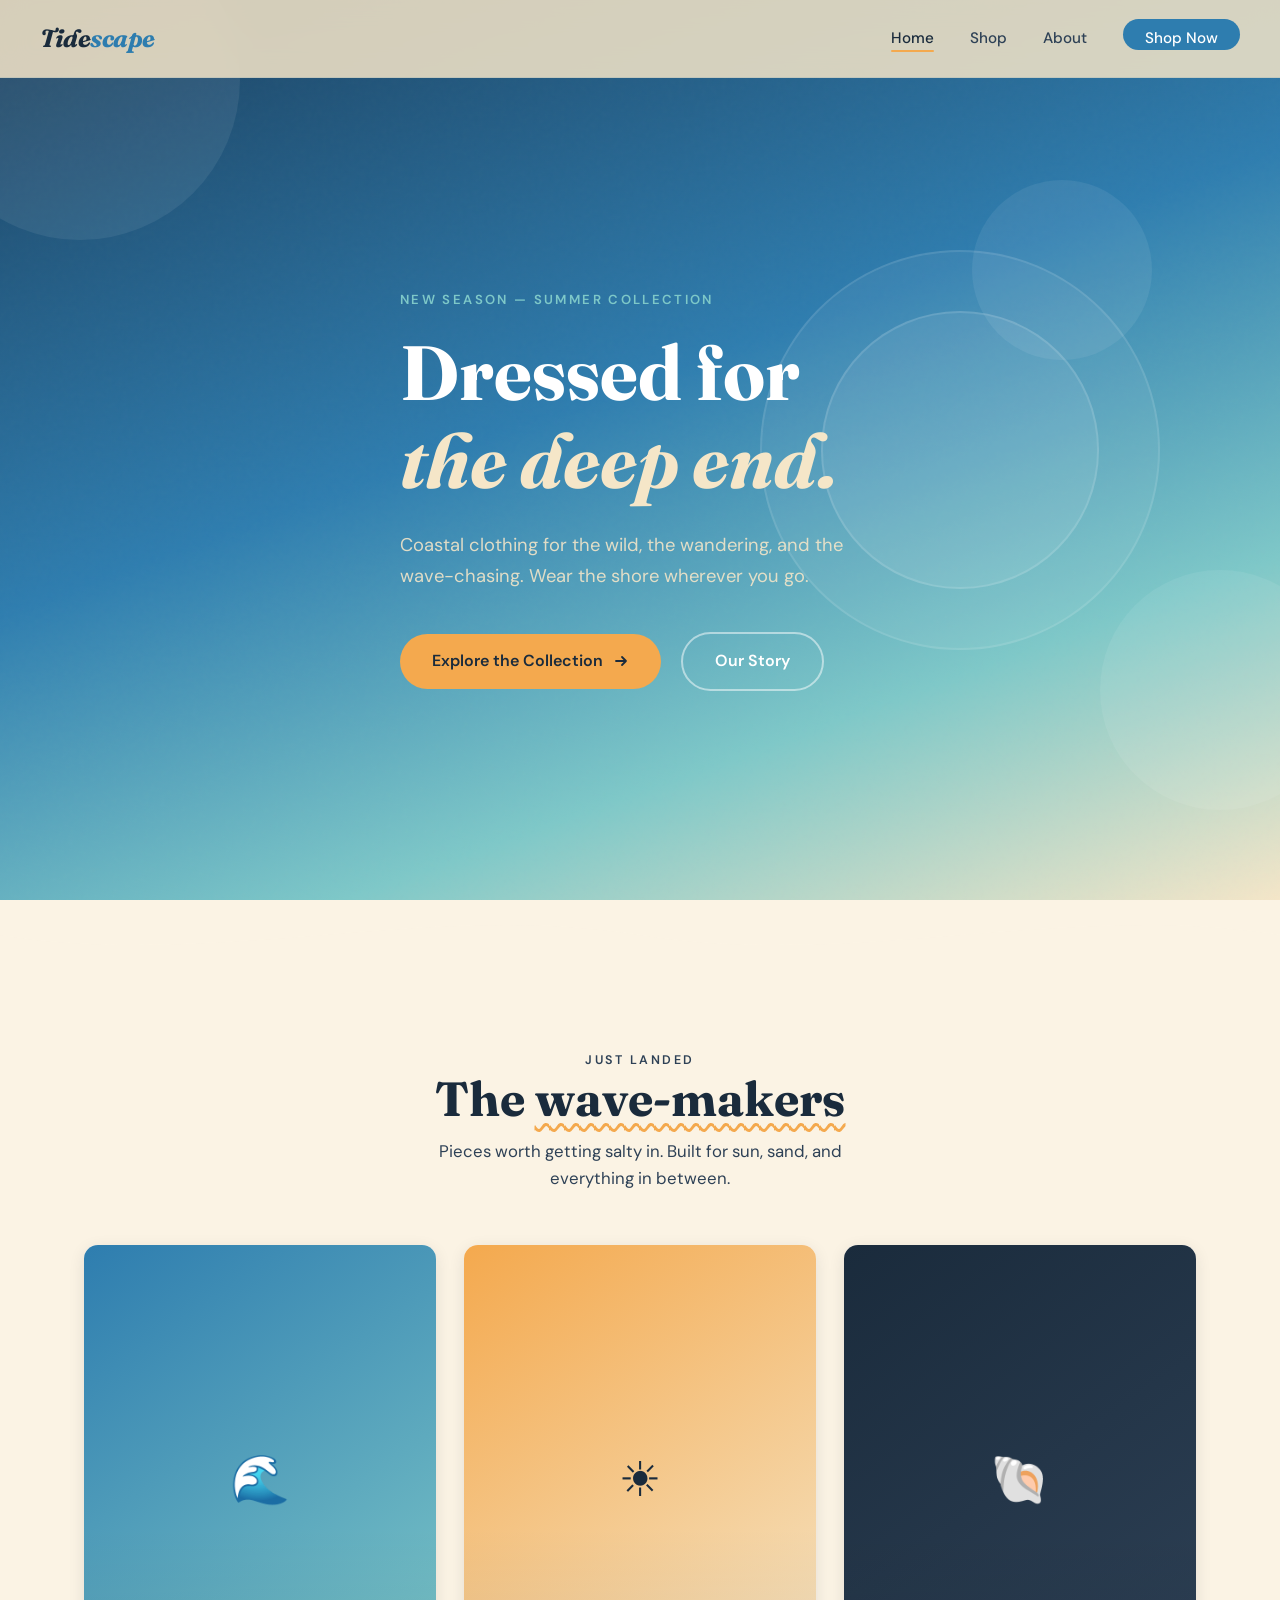
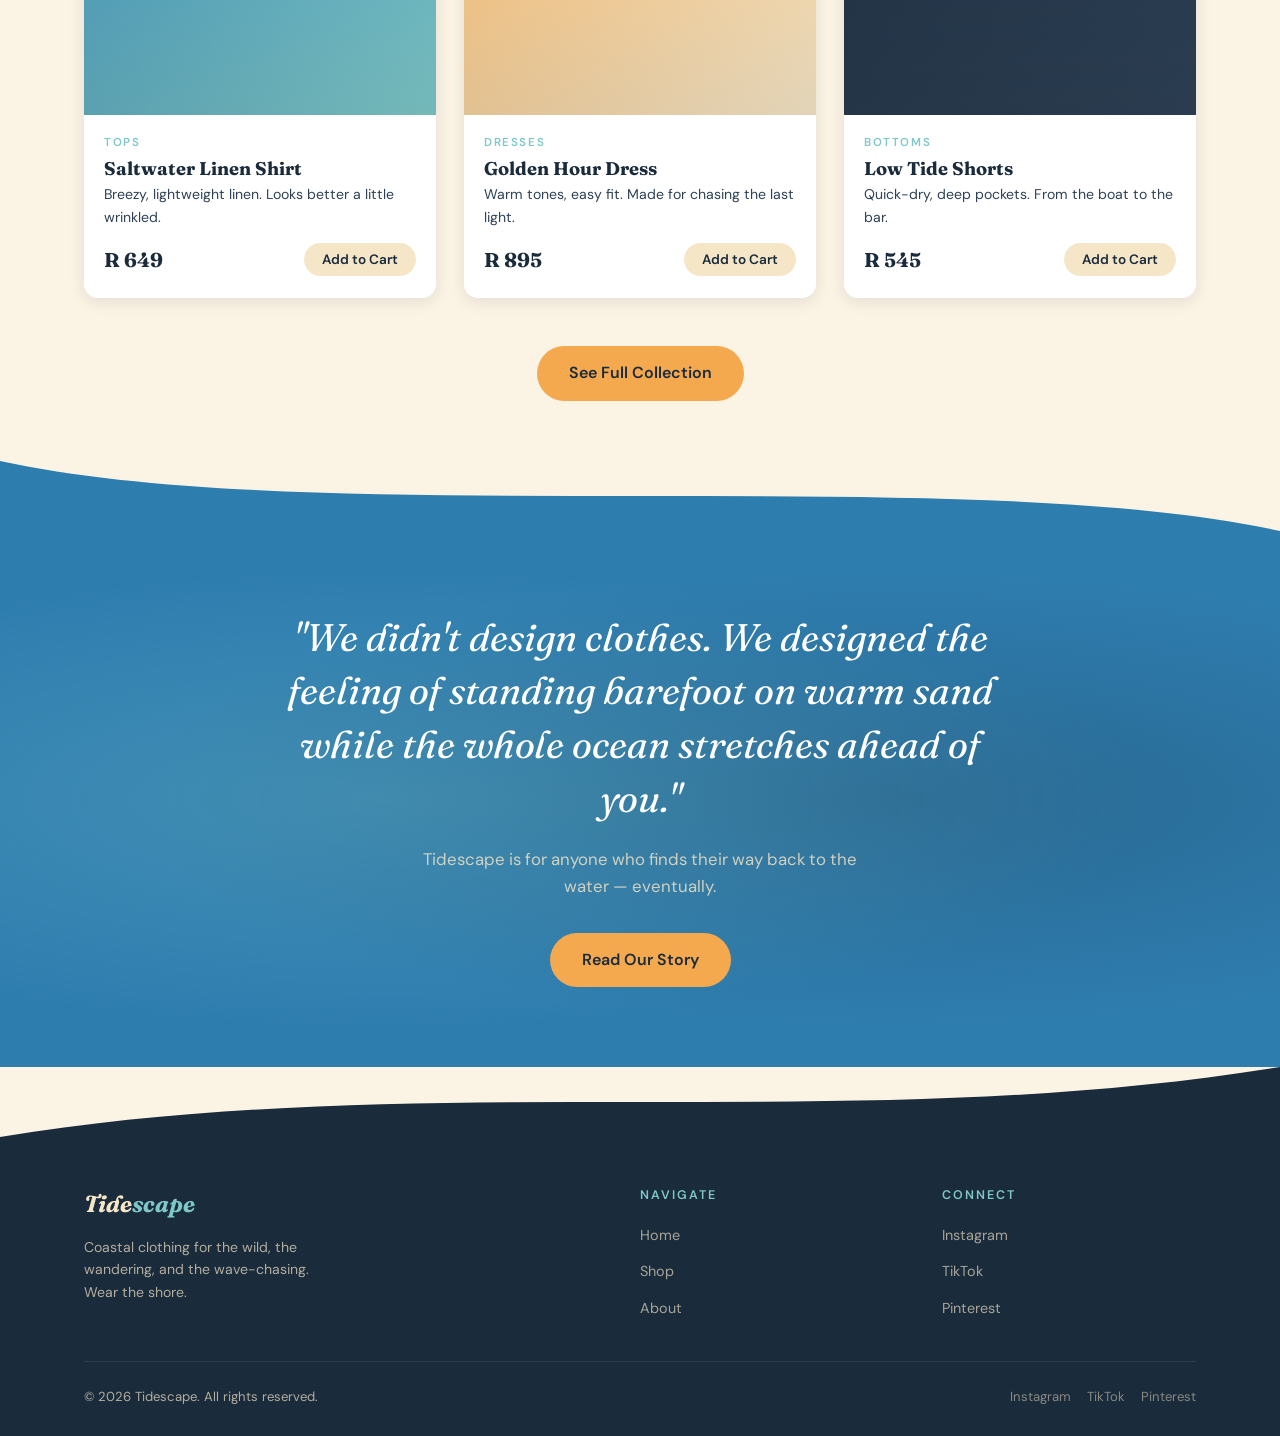
<file: index.html>
<!DOCTYPE html>
<html lang="en">
<head>
  <meta charset="UTF-8">
  <meta name="viewport" content="width=device-width, initial-scale=1.0">
  <title>Tidescape — Wear the Shore</title>
  <meta name="description" content="Tidescape is a coastal clothing brand for the wild, the wandering, and the wave-chasing. Wear the shore.">
  <link rel="preconnect" href="https://fonts.googleapis.com">
  <link rel="preconnect" href="https://fonts.gstatic.com" crossorigin>
  <link href="https://fonts.googleapis.com/css2?family=Fraunces:ital,opsz,wght@0,9..144,300;0,9..144,700;1,9..144,400&family=DM+Sans:wght@400;500;600&display=swap" rel="stylesheet">
  <link rel="stylesheet" href="css/style.css">
</head>
<body>

  <!-- ── NAVIGATION ── -->
  <nav class="nav">
    <a class="nav-logo" href="index.html">Tide<span>scape</span></a>
    <ul class="nav-links">
      <li><a href="index.html" class="active">Home</a></li>
      <li><a href="shop.html">Shop</a></li>
      <li><a href="about.html">About</a></li>
      <li><a href="shop.html" class="nav-cta">Shop Now</a></li>
    </ul>
    <button class="hamburger" id="hamburger" aria-label="Toggle menu">
      <span></span><span></span><span></span>
    </button>
  </nav>

  <!-- Mobile Menu -->
  <nav class="mobile-menu" id="mobile-menu">
    <a href="index.html">Home</a>
    <a href="shop.html">Shop</a>
    <a href="about.html">About</a>
  </nav>

  <main>

    <!-- ── HERO ── -->
    <section class="hero">
      <div class="hero-noise"></div>
      <div class="hero-bubbles">
        <div class="bubble"></div>
        <div class="bubble"></div>
        <div class="bubble"></div>
      </div>
      <div class="hero-content container">
        <p class="hero-eyebrow">New Season — Summer Collection</p>
        <h1>Dressed for<br><em>the deep end.</em></h1>
        <p class="hero-sub">
          Coastal clothing for the wild, the wandering, and the wave-chasing.
          Wear the shore wherever you go.
        </p>
        <div>
          <a href="shop.html" class="btn btn-primary">
            Explore the Collection
            <svg width="16" height="16" viewBox="0 0 16 16" fill="none"><path d="M3 8h10M9 4l4 4-4 4" stroke="currentColor" stroke-width="1.8" stroke-linecap="round" stroke-linejoin="round"/></svg>
          </a>
          <a href="about.html" class="btn btn-outline">Our Story</a>
        </div>
      </div>
      <div class="hero-deco">
        <div class="hero-deco-ring">
          <div class="hero-deco-ring-inner"></div>
        </div>
      </div>
    </section>

    <!-- Wave → sandy section -->
    <div class="wave-divider">
      <svg viewBox="0 0 1440 70" preserveAspectRatio="none" xmlns="http://www.w3.org/2000/svg" style="width:100%;height:70px;">
        <path d="M0,35 C240,70 480,0 720,35 C960,70 1200,0 1440,35 L1440,70 L0,70 Z" fill="#FBF3E4"/>
      </svg>
    </div>

    <!-- ── FEATURED PRODUCTS ── -->
    <section class="featured">
      <div class="container">
        <div class="section-header">
          <p class="section-eyebrow">Just Landed</p>
          <h2>The <span class="squiggle">wave-makers</span></h2>
          <p>Pieces worth getting salty in. Built for sun, sand, and everything in between.</p>
        </div>
        <div class="product-grid">

          <div class="product-card">
            <div class="product-img-placeholder" style="background: linear-gradient(145deg, #2E7DAF, #7EC8C8);">
              🌊
            </div>
            <div class="product-body">
              <p class="product-tag">Tops</p>
              <h3 class="product-name">Saltwater Linen Shirt</h3>
              <p class="product-desc">Breezy, lightweight linen. Looks better a little wrinkled.</p>
              <div class="product-footer">
                <span class="product-price">R 649</span>
                <button class="btn-cart">Add to Cart</button>
              </div>
            </div>
          </div>

          <div class="product-card">
            <div class="product-img-placeholder" style="background: linear-gradient(145deg, #F4A94E, #F5E6C8);">
              ☀️
            </div>
            <div class="product-body">
              <p class="product-tag">Dresses</p>
              <h3 class="product-name">Golden Hour Dress</h3>
              <p class="product-desc">Warm tones, easy fit. Made for chasing the last light.</p>
              <div class="product-footer">
                <span class="product-price">R 895</span>
                <button class="btn-cart">Add to Cart</button>
              </div>
            </div>
          </div>

          <div class="product-card">
            <div class="product-img-placeholder" style="background: linear-gradient(145deg, #1A2B3C, #2E4156);">
              🐚
            </div>
            <div class="product-body">
              <p class="product-tag">Bottoms</p>
              <h3 class="product-name">Low Tide Shorts</h3>
              <p class="product-desc">Quick-dry, deep pockets. From the boat to the bar.</p>
              <div class="product-footer">
                <span class="product-price">R 545</span>
                <button class="btn-cart">Add to Cart</button>
              </div>
            </div>
          </div>

        </div>
        <div class="view-all-wrap">
          <a href="shop.html" class="btn btn-primary">See Full Collection</a>
        </div>
      </div>
    </section>

    <!-- Wave → ocean section -->
    <div class="wave-divider">
      <svg viewBox="0 0 1440 70" preserveAspectRatio="none" xmlns="http://www.w3.org/2000/svg" style="width:100%;height:70px;">
        <path d="M0,0 C360,70 1080,0 1440,70 L1440,70 L0,70 Z" fill="#2E7DAF"/>
      </svg>
    </div>

    <!-- ── BRAND BLURB ── -->
    <section class="brand-blurb">
      <div class="brand-blurb-bg"></div>
      <div class="container">
        <blockquote>
          "We didn't design clothes. We designed the feeling of standing barefoot on warm sand while the whole ocean stretches ahead of you."
        </blockquote>
        <p>Tidescape is for anyone who finds their way back to the water — eventually.</p>
        <a href="about.html" class="btn btn-primary">Read Our Story</a>
      </div>
    </section>

    <!-- Wave → footer -->
    <div class="wave-divider">
      <svg viewBox="0 0 1440 70" preserveAspectRatio="none" xmlns="http://www.w3.org/2000/svg" style="width:100%;height:70px;">
        <path d="M0,70 C480,0 960,70 1440,0 L1440,70 L0,70 Z" fill="#1A2B3C"/>
      </svg>
    </div>

  </main>

  <!-- ── FOOTER ── -->
  <footer class="footer">
    <div class="container">
      <div class="footer-grid">
        <div>
          <div class="footer-brand-name">Tide<span>scape</span></div>
          <p class="footer-tagline">Coastal clothing for the wild, the wandering, and the wave-chasing. Wear the shore.</p>
        </div>
        <div class="footer-col">
          <h4>Navigate</h4>
          <ul>
            <li><a href="index.html">Home</a></li>
            <li><a href="shop.html">Shop</a></li>
            <li><a href="about.html">About</a></li>
          </ul>
        </div>
        <div class="footer-col">
          <h4>Connect</h4>
          <ul>
            <li><a href="#">Instagram</a></li>
            <li><a href="#">TikTok</a></li>
            <li><a href="#">Pinterest</a></li>
          </ul>
        </div>
      </div>
      <div class="footer-bottom">
        <span class="footer-copy">&copy; 2026 Tidescape. All rights reserved.</span>
        <div class="social-links">
          <a href="#">Instagram</a>
          <a href="#">TikTok</a>
          <a href="#">Pinterest</a>
        </div>
      </div>
    </div>
  </footer>

  <script src="js/main.js"></script>
</body>
</html>
</file>
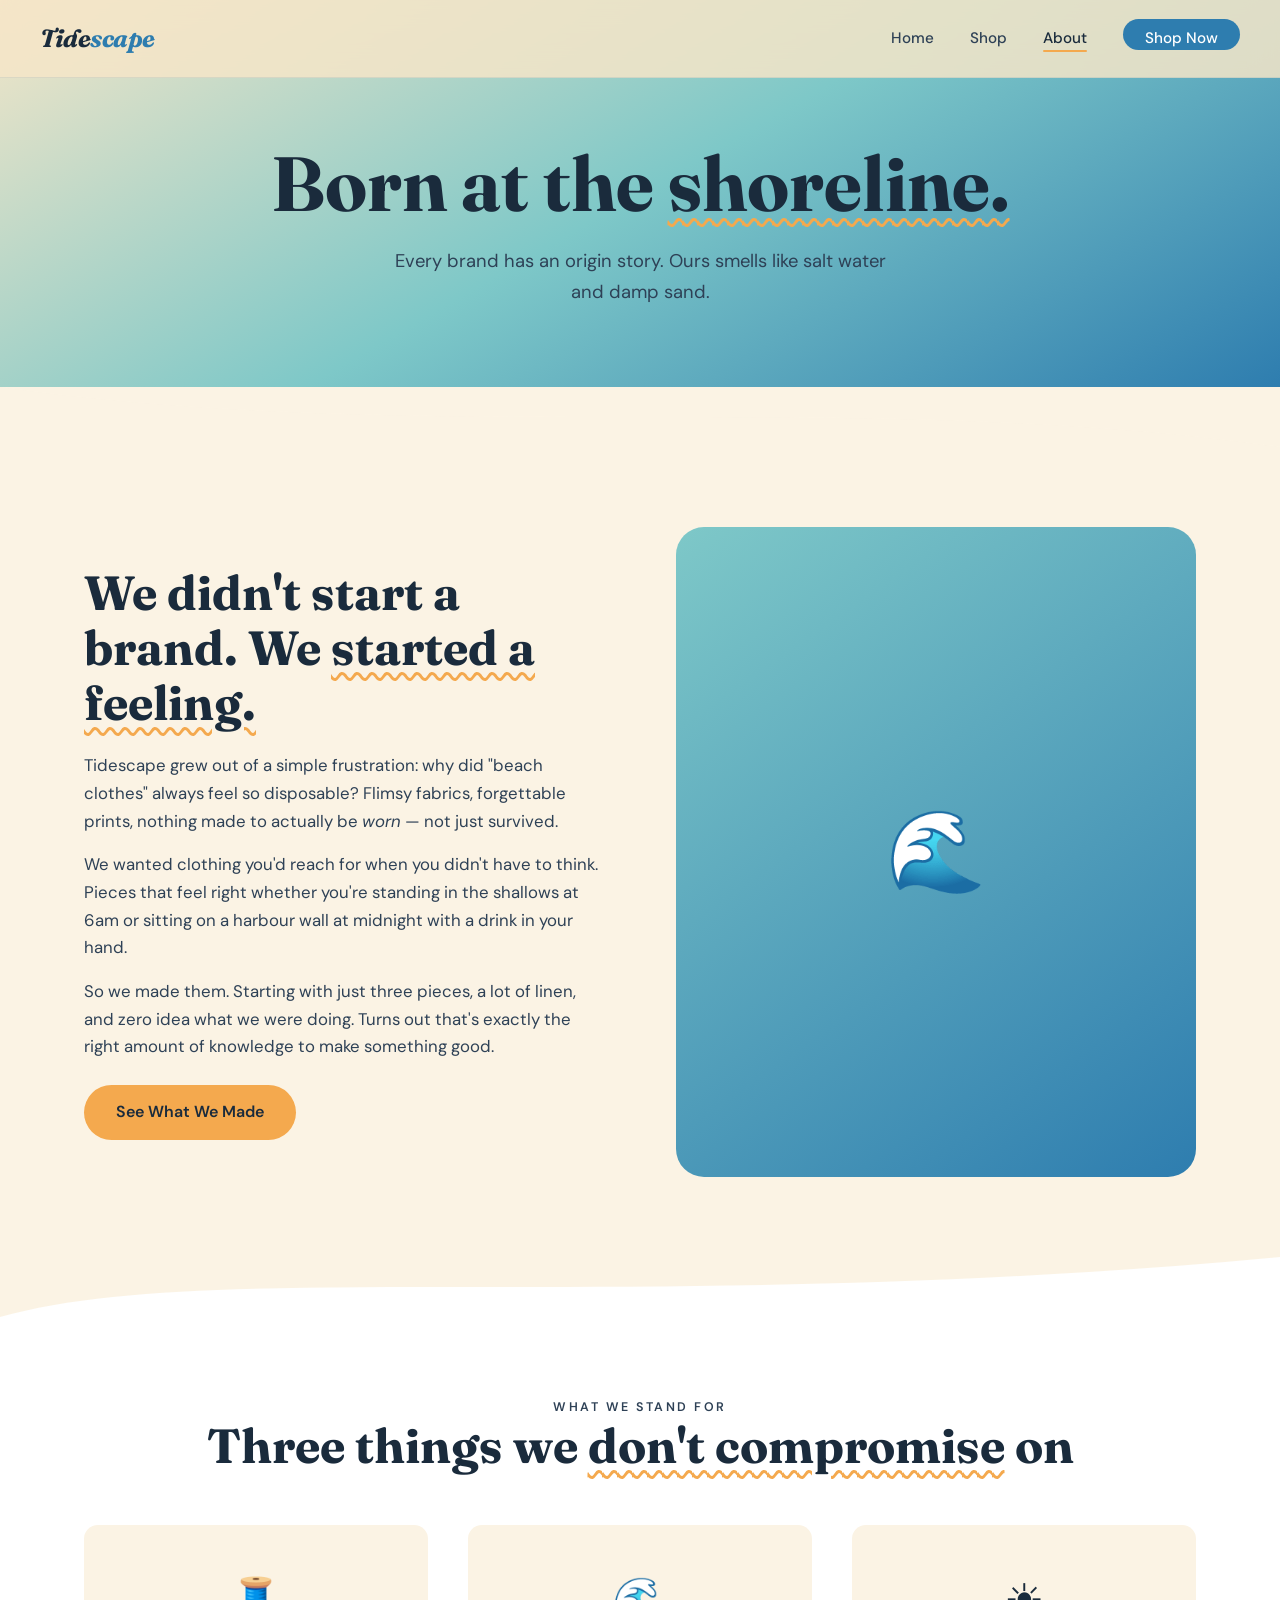
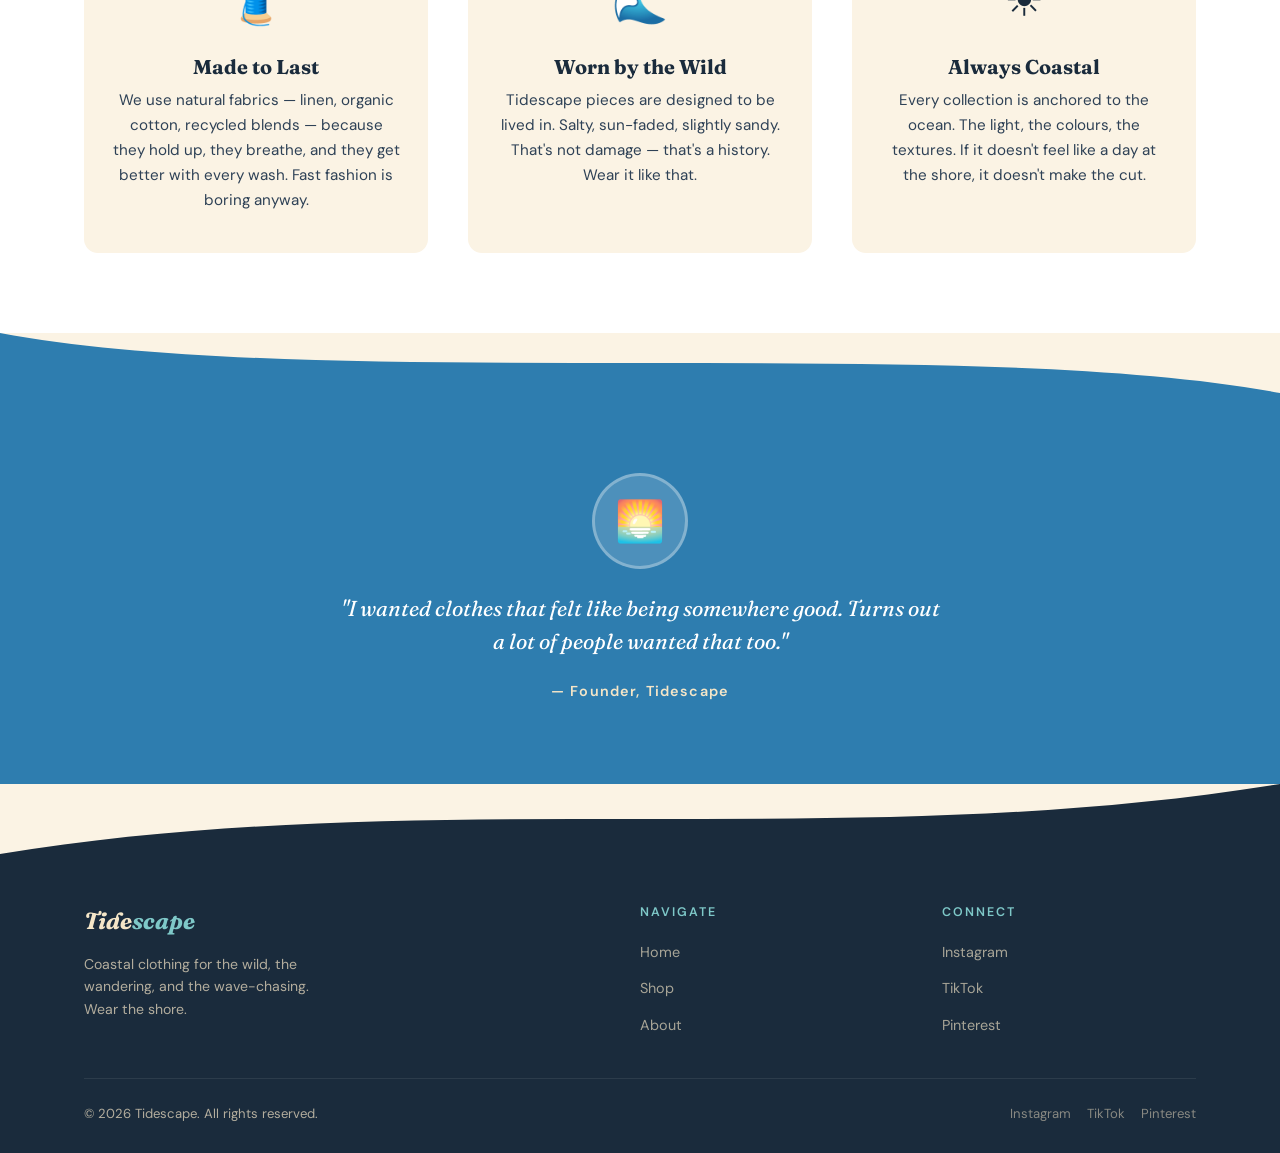
<file: about.html>
<!DOCTYPE html>
<html lang="en">
<head>
  <meta charset="UTF-8">
  <meta name="viewport" content="width=device-width, initial-scale=1.0">
  <title>About — Tidescape</title>
  <meta name="description" content="The Tidescape story — who we are, what we believe, and why the shore keeps calling us back.">
  <link rel="preconnect" href="https://fonts.googleapis.com">
  <link rel="preconnect" href="https://fonts.gstatic.com" crossorigin>
  <link href="https://fonts.googleapis.com/css2?family=Fraunces:ital,opsz,wght@0,9..144,300;0,9..144,700;1,9..144,400&family=DM+Sans:wght@400;500;600&display=swap" rel="stylesheet">
  <link rel="stylesheet" href="css/style.css">
</head>
<body>

  <!-- ── NAVIGATION ── -->
  <nav class="nav">
    <a class="nav-logo" href="index.html">Tide<span>scape</span></a>
    <ul class="nav-links">
      <li><a href="index.html">Home</a></li>
      <li><a href="shop.html">Shop</a></li>
      <li><a href="about.html" class="active">About</a></li>
      <li><a href="shop.html" class="nav-cta">Shop Now</a></li>
    </ul>
    <button class="hamburger" id="hamburger" aria-label="Toggle menu">
      <span></span><span></span><span></span>
    </button>
  </nav>

  <!-- Mobile Menu -->
  <nav class="mobile-menu" id="mobile-menu">
    <a href="index.html">Home</a>
    <a href="shop.html">Shop</a>
    <a href="about.html">About</a>
  </nav>

  <main>

    <!-- ── ABOUT HERO ── -->
    <section class="about-hero">
      <div class="container">
        <h1>Born at the <span class="squiggle">shoreline.</span></h1>
        <p>Every brand has an origin story. Ours smells like salt water and damp sand.</p>
      </div>
    </section>

    <!-- Wave -->
    <div class="wave-divider">
      <svg viewBox="0 0 1440 60" preserveAspectRatio="none" xmlns="http://www.w3.org/2000/svg" style="width:100%;height:60px;">
        <path d="M0,0 C480,60 960,0 1440,60 L1440,60 L0,60 Z" fill="#FBF3E4"/>
      </svg>
    </div>

    <!-- ── STORY ── -->
    <section class="about-story">
      <div class="container">
        <div class="story-grid">
          <div class="story-text">
            <h2>We didn't start a brand. We <span class="squiggle">started a feeling.</span></h2>
            <p>
              Tidescape grew out of a simple frustration: why did "beach clothes" always feel so disposable?
              Flimsy fabrics, forgettable prints, nothing made to actually be <em>worn</em> — not just survived.
            </p>
            <p>
              We wanted clothing you'd reach for when you didn't have to think. Pieces that feel right whether
              you're standing in the shallows at 6am or sitting on a harbour wall at midnight with a drink in
              your hand.
            </p>
            <p>
              So we made them. Starting with just three pieces, a lot of linen, and zero idea what we were doing.
              Turns out that's exactly the right amount of knowledge to make something good.
            </p>
            <a href="shop.html" class="btn btn-primary" style="margin-top:8px;">
              See What We Made
            </a>
          </div>
          <div class="story-img-wrap">
            🌊
          </div>
        </div>
      </div>
    </section>

    <!-- Wave -->
    <div class="wave-divider">
      <svg viewBox="0 0 1440 60" preserveAspectRatio="none" xmlns="http://www.w3.org/2000/svg" style="width:100%;height:60px;">
        <path d="M0,60 C240,0 720,60 1440,0 L1440,60 L0,60 Z" fill="#FFFFFF"/>
      </svg>
    </div>

    <!-- ── VALUES ── -->
    <section class="about-values">
      <div class="container">
        <div class="section-header">
          <p class="section-eyebrow">What We Stand For</p>
          <h2>Three things we <span class="squiggle">don't compromise</span> on</h2>
        </div>
        <div class="values-grid">

          <div class="value-card">
            <span class="value-icon">🧵</span>
            <h3>Made to Last</h3>
            <p>
              We use natural fabrics — linen, organic cotton, recycled blends —
              because they hold up, they breathe, and they get better with every wash.
              Fast fashion is boring anyway.
            </p>
          </div>

          <div class="value-card">
            <span class="value-icon">🌊</span>
            <h3>Worn by the Wild</h3>
            <p>
              Tidescape pieces are designed to be lived in. Salty, sun-faded,
              slightly sandy. That's not damage — that's a history. Wear it like that.
            </p>
          </div>

          <div class="value-card">
            <span class="value-icon">☀️</span>
            <h3>Always Coastal</h3>
            <p>
              Every collection is anchored to the ocean. The light, the colours,
              the textures. If it doesn't feel like a day at the shore, it doesn't
              make the cut.
            </p>
          </div>

        </div>
      </div>
    </section>

    <!-- Wave -->
    <div class="wave-divider">
      <svg viewBox="0 0 1440 60" preserveAspectRatio="none" xmlns="http://www.w3.org/2000/svg" style="width:100%;height:60px;">
        <path d="M0,0 C360,60 1080,0 1440,60 L1440,60 L0,60 Z" fill="#2E7DAF"/>
      </svg>
    </div>

    <!-- ── FOUNDER ── -->
    <section class="about-founder">
      <div class="container">
        <div class="founder-card">
          <div class="founder-avatar">🌅</div>
          <blockquote>
            "I wanted clothes that felt like being somewhere good. Turns out a lot of people wanted that too."
          </blockquote>
          <cite>— Founder, Tidescape</cite>
        </div>
      </div>
    </section>

    <!-- Wave → footer -->
    <div class="wave-divider">
      <svg viewBox="0 0 1440 70" preserveAspectRatio="none" xmlns="http://www.w3.org/2000/svg" style="width:100%;height:70px;">
        <path d="M0,70 C480,0 960,70 1440,0 L1440,70 L0,70 Z" fill="#1A2B3C"/>
      </svg>
    </div>

  </main>

  <!-- ── FOOTER ── -->
  <footer class="footer">
    <div class="container">
      <div class="footer-grid">
        <div>
          <div class="footer-brand-name">Tide<span>scape</span></div>
          <p class="footer-tagline">Coastal clothing for the wild, the wandering, and the wave-chasing. Wear the shore.</p>
        </div>
        <div class="footer-col">
          <h4>Navigate</h4>
          <ul>
            <li><a href="index.html">Home</a></li>
            <li><a href="shop.html">Shop</a></li>
            <li><a href="about.html">About</a></li>
          </ul>
        </div>
        <div class="footer-col">
          <h4>Connect</h4>
          <ul>
            <li><a href="#">Instagram</a></li>
            <li><a href="#">TikTok</a></li>
            <li><a href="#">Pinterest</a></li>
          </ul>
        </div>
      </div>
      <div class="footer-bottom">
        <span class="footer-copy">&copy; 2026 Tidescape. All rights reserved.</span>
        <div class="social-links">
          <a href="#">Instagram</a>
          <a href="#">TikTok</a>
          <a href="#">Pinterest</a>
        </div>
      </div>
    </div>
  </footer>

  <script src="js/main.js"></script>
</body>
</html>
</file>
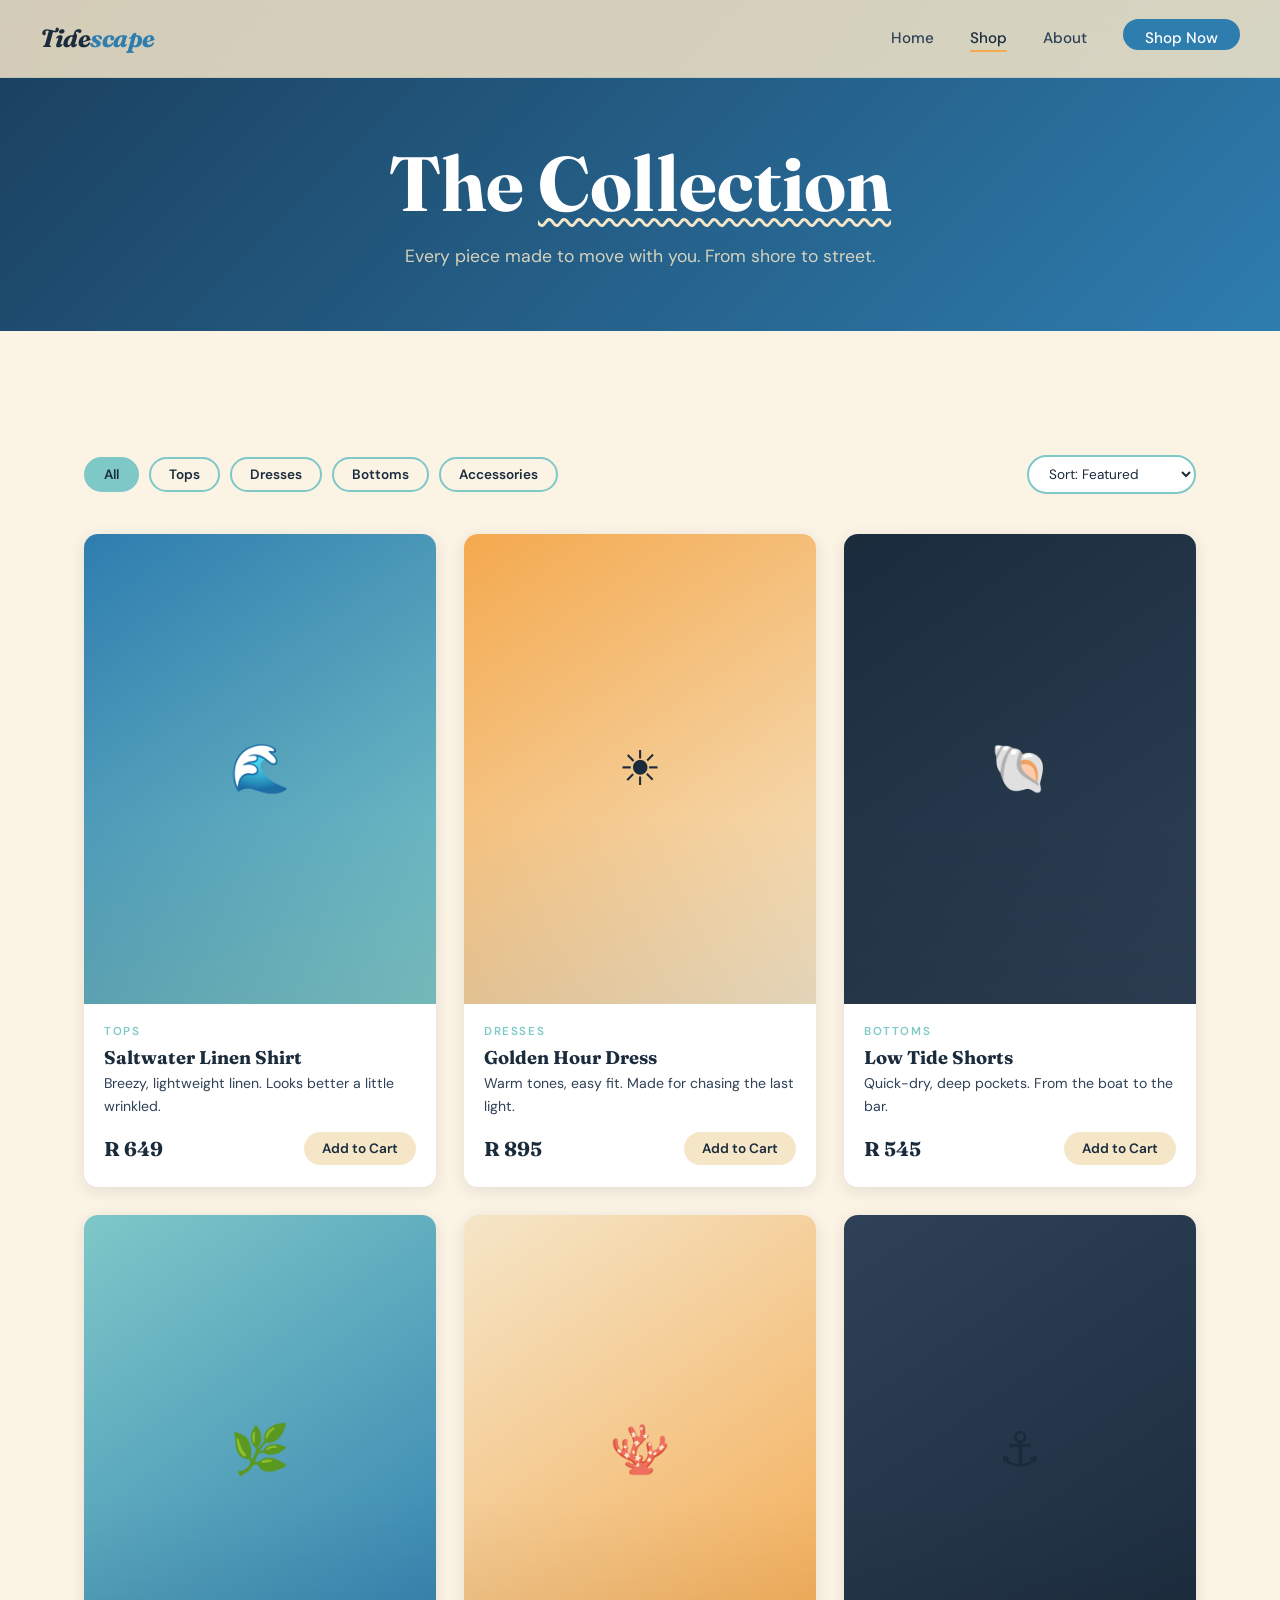
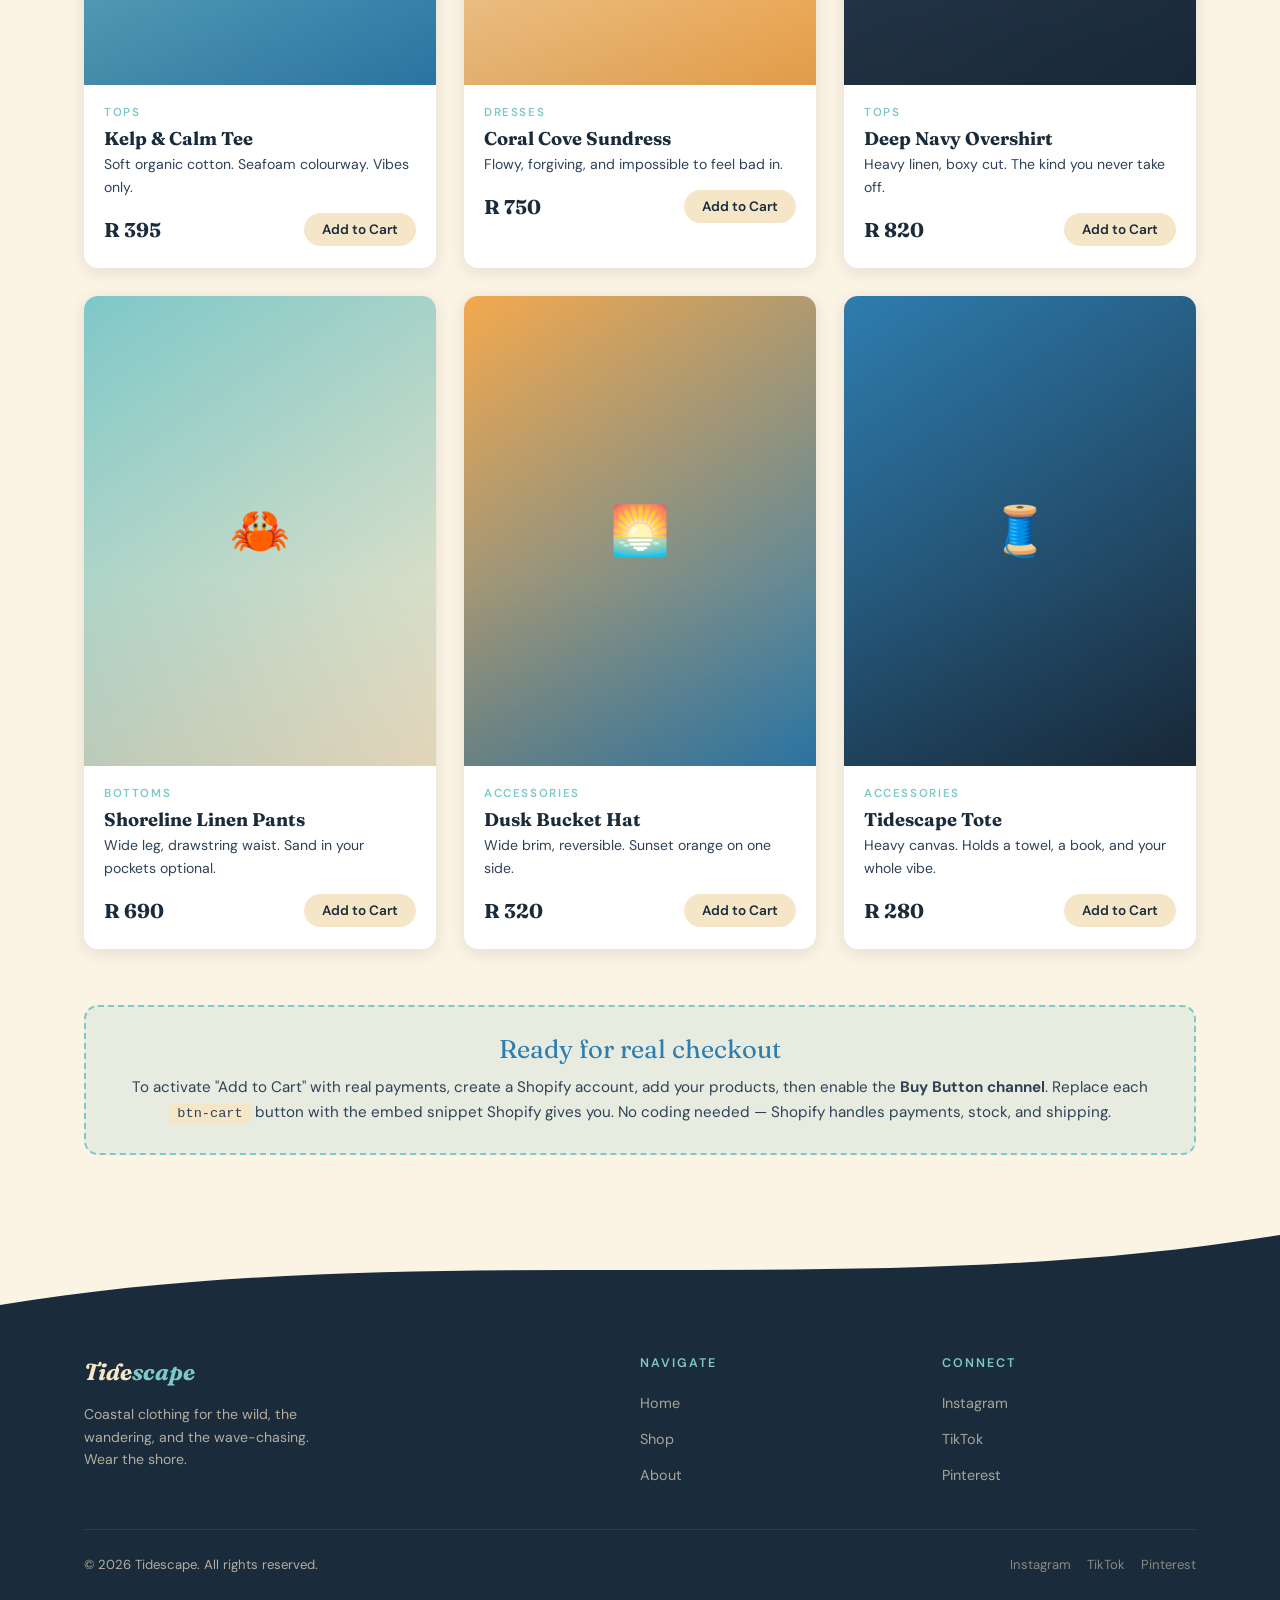
<file: shop.html>
<!DOCTYPE html>
<html lang="en">
<head>
  <meta charset="UTF-8">
  <meta name="viewport" content="width=device-width, initial-scale=1.0">
  <title>Shop — Tidescape</title>
  <meta name="description" content="Browse the Tidescape collection. Coastal clothing for the wild, the wandering, and the wave-chasing.">
  <link rel="preconnect" href="https://fonts.googleapis.com">
  <link rel="preconnect" href="https://fonts.gstatic.com" crossorigin>
  <link href="https://fonts.googleapis.com/css2?family=Fraunces:ital,opsz,wght@0,9..144,300;0,9..144,700;1,9..144,400&family=DM+Sans:wght@400;500;600&display=swap" rel="stylesheet">
  <link rel="stylesheet" href="css/style.css">
</head>
<body>

  <!-- ── NAVIGATION ── -->
  <nav class="nav">
    <a class="nav-logo" href="index.html">Tide<span>scape</span></a>
    <ul class="nav-links">
      <li><a href="index.html">Home</a></li>
      <li><a href="shop.html" class="active">Shop</a></li>
      <li><a href="about.html">About</a></li>
      <li><a href="shop.html" class="nav-cta">Shop Now</a></li>
    </ul>
    <button class="hamburger" id="hamburger" aria-label="Toggle menu">
      <span></span><span></span><span></span>
    </button>
  </nav>

  <!-- Mobile Menu -->
  <nav class="mobile-menu" id="mobile-menu">
    <a href="index.html">Home</a>
    <a href="shop.html">Shop</a>
    <a href="about.html">About</a>
  </nav>

  <main>

    <!-- ── SHOP HERO ── -->
    <section class="shop-hero">
      <div class="container">
        <h1>The <span class="squiggle" style="text-decoration-color: var(--sand);">Collection</span></h1>
        <p>Every piece made to move with you. From shore to street.</p>
      </div>
    </section>

    <!-- Wave divider -->
    <div class="wave-divider">
      <svg viewBox="0 0 1440 60" preserveAspectRatio="none" xmlns="http://www.w3.org/2000/svg" style="width:100%;height:60px;">
        <path d="M0,60 C360,20 1080,60 1440,20 L1440,60 L0,60 Z" fill="#FBF3E4"/>
      </svg>
    </div>

    <!-- ── SHOP MAIN ── -->
    <section class="shop-main">
      <div class="container">

        <!-- Filter bar -->
        <div class="shop-filter-bar">
          <div class="filter-tags">
            <button class="filter-tag active">All</button>
            <button class="filter-tag">Tops</button>
            <button class="filter-tag">Dresses</button>
            <button class="filter-tag">Bottoms</button>
            <button class="filter-tag">Accessories</button>
          </div>
          <select class="sort-select" aria-label="Sort products">
            <option>Sort: Featured</option>
            <option>Price: Low to High</option>
            <option>Price: High to Low</option>
            <option>Newest</option>
          </select>
        </div>

        <!-- Product Grid -->
        <div class="product-grid-full">

          <div class="product-card">
            <div class="product-img-placeholder" style="background: linear-gradient(145deg, #2E7DAF, #7EC8C8);">🌊</div>
            <div class="product-body">
              <p class="product-tag">Tops</p>
              <h3 class="product-name">Saltwater Linen Shirt</h3>
              <p class="product-desc">Breezy, lightweight linen. Looks better a little wrinkled.</p>
              <div class="product-footer">
                <span class="product-price">R 649</span>
                <button class="btn-cart">Add to Cart</button>
              </div>
            </div>
          </div>

          <div class="product-card">
            <div class="product-img-placeholder" style="background: linear-gradient(145deg, #F4A94E, #F5E6C8);">☀️</div>
            <div class="product-body">
              <p class="product-tag">Dresses</p>
              <h3 class="product-name">Golden Hour Dress</h3>
              <p class="product-desc">Warm tones, easy fit. Made for chasing the last light.</p>
              <div class="product-footer">
                <span class="product-price">R 895</span>
                <button class="btn-cart">Add to Cart</button>
              </div>
            </div>
          </div>

          <div class="product-card">
            <div class="product-img-placeholder" style="background: linear-gradient(145deg, #1A2B3C, #2E4156);">🐚</div>
            <div class="product-body">
              <p class="product-tag">Bottoms</p>
              <h3 class="product-name">Low Tide Shorts</h3>
              <p class="product-desc">Quick-dry, deep pockets. From the boat to the bar.</p>
              <div class="product-footer">
                <span class="product-price">R 545</span>
                <button class="btn-cart">Add to Cart</button>
              </div>
            </div>
          </div>

          <div class="product-card">
            <div class="product-img-placeholder" style="background: linear-gradient(145deg, #7EC8C8, #2E7DAF);">🌿</div>
            <div class="product-body">
              <p class="product-tag">Tops</p>
              <h3 class="product-name">Kelp & Calm Tee</h3>
              <p class="product-desc">Soft organic cotton. Seafoam colourway. Vibes only.</p>
              <div class="product-footer">
                <span class="product-price">R 395</span>
                <button class="btn-cart">Add to Cart</button>
              </div>
            </div>
          </div>

          <div class="product-card">
            <div class="product-img-placeholder" style="background: linear-gradient(145deg, #F5E6C8, #F4A94E);">🪸</div>
            <div class="product-body">
              <p class="product-tag">Dresses</p>
              <h3 class="product-name">Coral Cove Sundress</h3>
              <p class="product-desc">Flowy, forgiving, and impossible to feel bad in.</p>
              <div class="product-footer">
                <span class="product-price">R 750</span>
                <button class="btn-cart">Add to Cart</button>
              </div>
            </div>
          </div>

          <div class="product-card">
            <div class="product-img-placeholder" style="background: linear-gradient(145deg, #2E4156, #1A2B3C);">⚓</div>
            <div class="product-body">
              <p class="product-tag">Tops</p>
              <h3 class="product-name">Deep Navy Overshirt</h3>
              <p class="product-desc">Heavy linen, boxy cut. The kind you never take off.</p>
              <div class="product-footer">
                <span class="product-price">R 820</span>
                <button class="btn-cart">Add to Cart</button>
              </div>
            </div>
          </div>

          <div class="product-card">
            <div class="product-img-placeholder" style="background: linear-gradient(145deg, #7EC8C8, #F5E6C8);">🦀</div>
            <div class="product-body">
              <p class="product-tag">Bottoms</p>
              <h3 class="product-name">Shoreline Linen Pants</h3>
              <p class="product-desc">Wide leg, drawstring waist. Sand in your pockets optional.</p>
              <div class="product-footer">
                <span class="product-price">R 690</span>
                <button class="btn-cart">Add to Cart</button>
              </div>
            </div>
          </div>

          <div class="product-card">
            <div class="product-img-placeholder" style="background: linear-gradient(145deg, #F4A94E, #2E7DAF);">🌅</div>
            <div class="product-body">
              <p class="product-tag">Accessories</p>
              <h3 class="product-name">Dusk Bucket Hat</h3>
              <p class="product-desc">Wide brim, reversible. Sunset orange on one side.</p>
              <div class="product-footer">
                <span class="product-price">R 320</span>
                <button class="btn-cart">Add to Cart</button>
              </div>
            </div>
          </div>

          <div class="product-card">
            <div class="product-img-placeholder" style="background: linear-gradient(145deg, #2E7DAF, #1A2B3C);">🧵</div>
            <div class="product-body">
              <p class="product-tag">Accessories</p>
              <h3 class="product-name">Tidescape Tote</h3>
              <p class="product-desc">Heavy canvas. Holds a towel, a book, and your whole vibe.</p>
              <div class="product-footer">
                <span class="product-price">R 280</span>
                <button class="btn-cart">Add to Cart</button>
              </div>
            </div>
          </div>

        </div>

        <!-- Shopify integration note (for the brand owner) -->
        <div class="shopify-note">
          <h3>Ready for real checkout</h3>
          <p>
            To activate "Add to Cart" with real payments, create a Shopify account, add your products,
            then enable the <strong>Buy Button channel</strong>. Replace each
            <code>btn-cart</code> button with the embed snippet Shopify gives you.
            No coding needed — Shopify handles payments, stock, and shipping.
          </p>
        </div>

      </div>
    </section>

    <!-- Wave → footer -->
    <div class="wave-divider">
      <svg viewBox="0 0 1440 70" preserveAspectRatio="none" xmlns="http://www.w3.org/2000/svg" style="width:100%;height:70px;">
        <path d="M0,70 C480,0 960,70 1440,0 L1440,70 L0,70 Z" fill="#1A2B3C"/>
      </svg>
    </div>

  </main>

  <!-- ── FOOTER ── -->
  <footer class="footer">
    <div class="container">
      <div class="footer-grid">
        <div>
          <div class="footer-brand-name">Tide<span>scape</span></div>
          <p class="footer-tagline">Coastal clothing for the wild, the wandering, and the wave-chasing. Wear the shore.</p>
        </div>
        <div class="footer-col">
          <h4>Navigate</h4>
          <ul>
            <li><a href="index.html">Home</a></li>
            <li><a href="shop.html">Shop</a></li>
            <li><a href="about.html">About</a></li>
          </ul>
        </div>
        <div class="footer-col">
          <h4>Connect</h4>
          <ul>
            <li><a href="#">Instagram</a></li>
            <li><a href="#">TikTok</a></li>
            <li><a href="#">Pinterest</a></li>
          </ul>
        </div>
      </div>
      <div class="footer-bottom">
        <span class="footer-copy">&copy; 2026 Tidescape. All rights reserved.</span>
        <div class="social-links">
          <a href="#">Instagram</a>
          <a href="#">TikTok</a>
          <a href="#">Pinterest</a>
        </div>
      </div>
    </div>
  </footer>

  <script src="js/main.js"></script>
</body>
</html>
</file>
<file: css/style.css>
/* ===========================
   TIDESCAPE — Design System
   =========================== */

@import url('https://fonts.googleapis.com/css2?family=Fraunces:ital,opsz,wght@0,9..144,300;0,9..144,700;1,9..144,400&family=DM+Sans:wght@400;500;600&display=swap');

:root {
  --sand:    #F5E6C8;
  --sand-light: #FBF3E4;
  --ocean:   #2E7DAF;
  --ocean-dark: #1F5A80;
  --seafoam: #7EC8C8;
  --sun:     #F4A94E;
  --sun-dark:#D4872A;
  --navy:    #1A2B3C;
  --navy-soft:#2E4156;
  --white:   #FFFFFF;

  --font-display: 'Fraunces', Georgia, serif;
  --font-body:    'DM Sans', system-ui, sans-serif;

  --radius-sm: 6px;
  --radius-md: 14px;
  --radius-lg: 28px;

  --shadow-card: 0 4px 16px rgba(26, 43, 60, 0.10);
  --shadow-hover: 6px 14px 32px rgba(26, 43, 60, 0.18);

  --transition: 0.28s cubic-bezier(0.34, 1.3, 0.64, 1);
}

/* ── Reset ── */
*, *::before, *::after { box-sizing: border-box; margin: 0; padding: 0; }
html { scroll-behavior: smooth; }
body {
  font-family: var(--font-body);
  color: var(--navy);
  background: var(--sand-light);
  line-height: 1.65;
  overflow-x: hidden;
}
img { display: block; max-width: 100%; }
a { color: inherit; text-decoration: none; }
ul { list-style: none; }

/* ── Typography ── */
h1, h2, h3 { font-family: var(--font-display); line-height: 1.15; }
h1 { font-size: clamp(2.6rem, 6vw, 4.8rem); font-weight: 700; }
h2 { font-size: clamp(1.8rem, 4vw, 3rem); font-weight: 700; }
h3 { font-size: clamp(1.2rem, 2.5vw, 1.6rem); font-weight: 400; }
p  { font-size: 1.05rem; }

.squiggle {
  text-decoration: underline wavy var(--sun);
  text-underline-offset: 7px;
  text-decoration-thickness: 2.5px;
}

/* ── Layout ── */
.container {
  max-width: 1160px;
  margin: 0 auto;
  padding: 0 24px;
}

/* ===========================
   NAVIGATION
   =========================== */
.nav {
  position: fixed;
  top: 0; left: 0; right: 0;
  z-index: 100;
  display: flex;
  align-items: center;
  justify-content: space-between;
  padding: 18px 40px;
  background: rgba(245, 230, 200, 0.85);
  backdrop-filter: blur(14px);
  -webkit-backdrop-filter: blur(14px);
  border-bottom: 1.5px solid rgba(46, 125, 175, 0.12);
  transition: box-shadow 0.3s ease;
}
.nav.scrolled {
  box-shadow: 0 2px 20px rgba(26, 43, 60, 0.10);
}
.nav-logo {
  font-family: var(--font-display);
  font-size: 1.55rem;
  font-weight: 700;
  font-style: italic;
  color: var(--navy);
  letter-spacing: -0.02em;
}
.nav-logo span { color: var(--ocean); }
.nav-links {
  display: flex;
  gap: 36px;
  align-items: center;
}
.nav-links a {
  font-size: 0.95rem;
  font-weight: 500;
  color: var(--navy-soft);
  position: relative;
  padding-bottom: 2px;
}
.nav-links a::after {
  content: '';
  position: absolute;
  bottom: -2px; left: 0;
  width: 0; height: 2px;
  background: var(--sun);
  border-radius: 2px;
  transition: width 0.25s ease;
}
.nav-links a:hover::after,
.nav-links a.active::after { width: 100%; }
.nav-links a:hover { color: var(--ocean); }
.nav-links a.active { color: var(--navy); }
.nav-cta {
  background: var(--ocean);
  color: var(--white) !important;
  padding: 9px 22px;
  border-radius: 50px;
  transition: background var(--transition), transform var(--transition);
}
.nav-cta:hover {
  background: var(--ocean-dark) !important;
  color: var(--white) !important;
  transform: translateY(-1px);
}
.nav-cta::after { display: none !important; }
.hamburger {
  display: none;
  flex-direction: column;
  gap: 5px;
  cursor: pointer;
  padding: 4px;
}
.hamburger span {
  display: block;
  width: 24px; height: 2px;
  background: var(--navy);
  border-radius: 2px;
  transition: all 0.3s ease;
}
.hamburger.open span:nth-child(1) { transform: rotate(45deg) translate(5px, 5px); }
.hamburger.open span:nth-child(2) { opacity: 0; }
.hamburger.open span:nth-child(3) { transform: rotate(-45deg) translate(5px, -5px); }

/* Mobile Nav */
.mobile-menu {
  display: none;
  position: fixed;
  top: 0; left: 0; right: 0; bottom: 0;
  background: var(--sand);
  z-index: 99;
  flex-direction: column;
  align-items: center;
  justify-content: center;
  gap: 36px;
}
.mobile-menu.open { display: flex; }
.mobile-menu a {
  font-family: var(--font-display);
  font-size: 2rem;
  font-weight: 700;
  color: var(--navy);
  font-style: italic;
}
.mobile-menu a:hover { color: var(--ocean); }

/* ===========================
   HERO
   =========================== */
.hero {
  min-height: 100vh;
  display: flex;
  align-items: center;
  background: linear-gradient(160deg, #1A3E5C 0%, #2E7DAF 45%, #7EC8C8 75%, #F5E6C8 100%);
  position: relative;
  overflow: hidden;
  padding-top: 80px;
}
.hero-noise {
  position: absolute;
  inset: 0;
  background-image: url("data:image/svg+xml,%3Csvg viewBox='0 0 256 256' xmlns='http://www.w3.org/2000/svg'%3E%3Cfilter id='noise'%3E%3CfeTurbulence type='fractalNoise' baseFrequency='0.65' numOctaves='3' stitchTiles='stitch'/%3E%3C/filter%3E%3Crect width='100%25' height='100%25' filter='url(%23noise)' opacity='0.06'/%3E%3C/svg%3E");
  pointer-events: none;
  opacity: 0.4;
}
.hero-bubbles {
  position: absolute;
  inset: 0;
  pointer-events: none;
  overflow: hidden;
}
.bubble {
  position: absolute;
  border-radius: 50%;
  background: rgba(255, 255, 255, 0.07);
  animation: drift linear infinite;
}
.bubble:nth-child(1) { width: 320px; height: 320px; left: -80px; top: -80px; animation-duration: 18s; }
.bubble:nth-child(2) { width: 180px; height: 180px; right: 10%; top: 20%; animation-duration: 22s; animation-delay: -4s; }
.bubble:nth-child(3) { width: 240px; height: 240px; right: -60px; bottom: 10%; animation-duration: 15s; animation-delay: -8s; }
@keyframes drift {
  0%   { transform: translateY(0px) rotate(0deg); }
  50%  { transform: translateY(-30px) rotate(180deg); }
  100% { transform: translateY(0px) rotate(360deg); }
}
.hero-content {
  position: relative;
  z-index: 2;
  max-width: 700px;
  padding: 60px 40px;
}
.hero-eyebrow {
  font-family: var(--font-body);
  font-size: 0.82rem;
  font-weight: 600;
  letter-spacing: 0.18em;
  text-transform: uppercase;
  color: var(--seafoam);
  margin-bottom: 18px;
}
.hero h1 {
  color: var(--white);
  margin-bottom: 24px;
}
.hero h1 em {
  font-style: italic;
  color: var(--sand);
}
.hero-sub {
  color: rgba(245, 230, 200, 0.88);
  font-size: 1.15rem;
  max-width: 480px;
  margin-bottom: 40px;
  line-height: 1.7;
}
.btn {
  display: inline-flex;
  align-items: center;
  gap: 10px;
  padding: 14px 32px;
  border-radius: 50px;
  font-family: var(--font-body);
  font-size: 1rem;
  font-weight: 600;
  cursor: pointer;
  border: none;
  text-decoration: none;
  transition: all var(--transition);
}
.btn-primary {
  background: var(--sun);
  color: var(--navy);
}
.btn-primary:hover {
  background: var(--sun-dark);
  color: var(--white);
  transform: translateY(-2px);
  box-shadow: 0 8px 24px rgba(244, 169, 78, 0.4);
}
.btn-outline {
  background: transparent;
  color: var(--white);
  border: 2px solid rgba(255,255,255,0.5);
  margin-left: 16px;
}
.btn-outline:hover {
  background: rgba(255,255,255,0.15);
  border-color: var(--white);
  transform: translateY(-2px);
}
.hero-deco {
  position: absolute;
  right: 0; top: 0; bottom: 0;
  width: 50%;
  display: flex;
  align-items: center;
  justify-content: center;
  pointer-events: none;
}
.hero-deco-ring {
  width: min(400px, 40vw);
  aspect-ratio: 1;
  border-radius: 50%;
  background: rgba(255,255,255,0.06);
  border: 2px solid rgba(255,255,255,0.1);
  display: flex;
  align-items: center;
  justify-content: center;
}
.hero-deco-ring-inner {
  width: 70%;
  aspect-ratio: 1;
  border-radius: 50%;
  background: rgba(255,255,255,0.08);
  border: 2px solid rgba(255,255,255,0.12);
}

/* ===========================
   WAVE DIVIDER
   =========================== */
.wave-divider {
  display: block;
  line-height: 0;
  overflow: hidden;
}
.wave-divider svg { display: block; }

/* ===========================
   FEATURED PRODUCTS (Home)
   =========================== */
.featured {
  background: var(--sand-light);
  padding: 80px 0 60px;
}
.section-header {
  text-align: center;
  margin-bottom: 52px;
}
.section-eyebrow {
  font-size: 0.78rem;
  font-weight: 600;
  letter-spacing: 0.2em;
  text-transform: uppercase;
  color: var(--ocean);
  margin-bottom: 12px;
}
.section-header h2 { margin-bottom: 12px; }
.section-header p {
  color: var(--navy-soft);
  max-width: 480px;
  margin: 0 auto;
}

/* ===========================
   PRODUCT GRID + CARDS
   =========================== */
.product-grid {
  display: grid;
  grid-template-columns: repeat(3, 1fr);
  gap: 28px;
}
.product-card {
  background: var(--white);
  border-radius: var(--radius-md);
  overflow: hidden;
  box-shadow: var(--shadow-card);
  transition: transform var(--transition), box-shadow var(--transition);
  cursor: pointer;
}
.product-card:hover {
  transform: rotate(-1.2deg) translateY(-6px);
  box-shadow: var(--shadow-hover);
}
.product-card:nth-child(even):hover {
  transform: rotate(1.2deg) translateY(-6px);
}
.product-img {
  width: 100%;
  aspect-ratio: 3/4;
  object-fit: cover;
  display: block;
}
.product-img-placeholder {
  width: 100%;
  aspect-ratio: 3/4;
  display: flex;
  align-items: center;
  justify-content: center;
  font-size: 3rem;
  position: relative;
  overflow: hidden;
}
.product-img-placeholder::after {
  content: '';
  position: absolute;
  bottom: 0; left: 0; right: 0;
  height: 40%;
  background: linear-gradient(to top, rgba(0,0,0,0.08), transparent);
}
.product-body { padding: 18px 20px 22px; }
.product-tag {
  font-size: 0.72rem;
  font-weight: 600;
  letter-spacing: 0.14em;
  text-transform: uppercase;
  color: var(--seafoam);
  margin-bottom: 6px;
}
.product-name {
  font-family: var(--font-display);
  font-size: 1.15rem;
  font-weight: 700;
  margin-bottom: 4px;
}
.product-desc {
  font-size: 0.88rem;
  color: var(--navy-soft);
  margin-bottom: 14px;
}
.product-footer {
  display: flex;
  align-items: center;
  justify-content: space-between;
}
.product-price {
  font-family: var(--font-display);
  font-size: 1.25rem;
  font-weight: 700;
  color: var(--navy);
}
.btn-cart {
  background: var(--sand);
  color: var(--navy);
  border: none;
  padding: 8px 18px;
  border-radius: 50px;
  font-size: 0.85rem;
  font-weight: 600;
  cursor: pointer;
  transition: all var(--transition);
  font-family: var(--font-body);
}
.btn-cart:hover {
  background: var(--ocean);
  color: var(--white);
  transform: translateY(-1px);
}
.view-all-wrap {
  text-align: center;
  margin-top: 48px;
}

/* ===========================
   BRAND BLURB (Home)
   =========================== */
.brand-blurb {
  background: var(--ocean);
  padding: 80px 0;
  text-align: center;
  position: relative;
  overflow: hidden;
}
.brand-blurb-bg {
  position: absolute;
  inset: 0;
  background: radial-gradient(ellipse at 30% 50%, rgba(126,200,200,0.25) 0%, transparent 60%),
              radial-gradient(ellipse at 70% 50%, rgba(26,43,60,0.25) 0%, transparent 60%);
  pointer-events: none;
}
.brand-blurb blockquote {
  font-family: var(--font-display);
  font-size: clamp(1.5rem, 3.5vw, 2.4rem);
  font-style: italic;
  color: var(--white);
  max-width: 720px;
  margin: 0 auto 20px;
  line-height: 1.4;
  position: relative;
  z-index: 1;
}
.brand-blurb p {
  color: rgba(245, 230, 200, 0.8);
  max-width: 460px;
  margin: 0 auto 32px;
  position: relative;
  z-index: 1;
}
.brand-blurb .btn-primary {
  position: relative;
  z-index: 1;
}

/* ===========================
   SHOP PAGE
   =========================== */
.shop-hero {
  background: linear-gradient(135deg, #1A3E5C 0%, #2E7DAF 100%);
  padding: 140px 0 60px;
  text-align: center;
}
.shop-hero h1 { color: var(--white); margin-bottom: 14px; }
.shop-hero p { color: rgba(245,230,200,0.85); font-size: 1.1rem; }
.shop-main {
  padding: 64px 0 80px;
  background: var(--sand-light);
}
.shop-filter-bar {
  display: flex;
  align-items: center;
  justify-content: space-between;
  margin-bottom: 40px;
  flex-wrap: wrap;
  gap: 12px;
}
.filter-tags {
  display: flex;
  gap: 10px;
  flex-wrap: wrap;
}
.filter-tag {
  padding: 7px 18px;
  border-radius: 50px;
  font-size: 0.85rem;
  font-weight: 600;
  cursor: pointer;
  border: 2px solid var(--seafoam);
  color: var(--navy);
  background: transparent;
  font-family: var(--font-body);
  transition: all 0.2s ease;
}
.filter-tag:hover,
.filter-tag.active {
  background: var(--seafoam);
  border-color: var(--seafoam);
  color: var(--navy);
}
.sort-select {
  padding: 8px 16px;
  border-radius: 50px;
  border: 2px solid var(--seafoam);
  background: var(--white);
  font-family: var(--font-body);
  font-size: 0.85rem;
  color: var(--navy);
  cursor: pointer;
  outline: none;
}
.product-grid-full {
  display: grid;
  grid-template-columns: repeat(3, 1fr);
  gap: 28px;
}
.shopify-note {
  background: rgba(126,200,200,0.15);
  border: 2px dashed var(--seafoam);
  border-radius: var(--radius-md);
  padding: 28px 32px;
  margin-top: 56px;
  text-align: center;
}
.shopify-note h3 { margin-bottom: 10px; color: var(--ocean); }
.shopify-note p { color: var(--navy-soft); font-size: 0.95rem; }
.shopify-note code {
  background: var(--sand);
  padding: 2px 8px;
  border-radius: 4px;
  font-family: monospace;
  font-size: 0.85rem;
}

/* ===========================
   ABOUT PAGE
   =========================== */
.about-hero {
  background: linear-gradient(150deg, #F5E6C8 0%, #7EC8C8 50%, #2E7DAF 100%);
  padding: 140px 0 80px;
  text-align: center;
  position: relative;
  overflow: hidden;
}
.about-hero h1 { margin-bottom: 18px; color: var(--navy); }
.about-hero p {
  color: var(--navy-soft);
  font-size: 1.15rem;
  max-width: 520px;
  margin: 0 auto;
}
.about-story {
  padding: 80px 0;
  background: var(--sand-light);
}
.story-grid {
  display: grid;
  grid-template-columns: 1fr 1fr;
  gap: 72px;
  align-items: center;
}
.story-text h2 { margin-bottom: 22px; }
.story-text p { color: var(--navy-soft); margin-bottom: 16px; }
.story-img-wrap {
  border-radius: var(--radius-lg);
  overflow: hidden;
  aspect-ratio: 4/5;
  background: linear-gradient(145deg, var(--seafoam), var(--ocean));
  display: flex;
  align-items: center;
  justify-content: center;
  font-size: 5rem;
}
.about-values {
  background: var(--white);
  padding: 80px 0;
}
.values-grid {
  display: grid;
  grid-template-columns: repeat(3, 1fr);
  gap: 40px;
  margin-top: 52px;
}
.value-card {
  text-align: center;
  padding: 40px 28px;
  border-radius: var(--radius-md);
  background: var(--sand-light);
  transition: transform var(--transition), box-shadow var(--transition);
}
.value-card:hover {
  transform: translateY(-6px);
  box-shadow: var(--shadow-hover);
}
.value-icon {
  font-size: 2.8rem;
  margin-bottom: 16px;
  display: block;
}
.value-card h3 {
  font-family: var(--font-display);
  font-size: 1.25rem;
  font-weight: 700;
  margin-bottom: 10px;
}
.value-card p { color: var(--navy-soft); font-size: 0.95rem; }
.about-founder {
  background: var(--ocean);
  padding: 80px 0;
  text-align: center;
}
.founder-card {
  max-width: 600px;
  margin: 0 auto;
  position: relative;
  z-index: 1;
}
.founder-avatar {
  width: 96px; height: 96px;
  border-radius: 50%;
  background: rgba(255,255,255,0.15);
  border: 3px solid rgba(255,255,255,0.3);
  display: flex;
  align-items: center;
  justify-content: center;
  font-size: 2.5rem;
  margin: 0 auto 24px;
}
.founder-card blockquote {
  font-family: var(--font-display);
  font-size: 1.35rem;
  font-style: italic;
  color: var(--white);
  margin-bottom: 20px;
  line-height: 1.5;
}
.founder-card cite {
  font-style: normal;
  color: var(--sand);
  font-size: 0.9rem;
  font-weight: 600;
  letter-spacing: 0.08em;
}

/* ===========================
   FOOTER
   =========================== */
.footer {
  background: var(--navy);
  color: rgba(245,230,200,0.7);
  padding: 48px 0 28px;
}
.footer-grid {
  display: grid;
  grid-template-columns: 2fr 1fr 1fr;
  gap: 48px;
  margin-bottom: 40px;
}
.footer-brand-name {
  font-family: var(--font-display);
  font-size: 1.45rem;
  font-style: italic;
  font-weight: 700;
  color: var(--sand);
  margin-bottom: 12px;
}
.footer-brand-name span { color: var(--seafoam); }
.footer-tagline {
  font-size: 0.88rem;
  line-height: 1.6;
  max-width: 240px;
}
.footer-col h4 {
  font-family: var(--font-body);
  font-size: 0.78rem;
  font-weight: 600;
  letter-spacing: 0.16em;
  text-transform: uppercase;
  color: var(--seafoam);
  margin-bottom: 16px;
}
.footer-col ul { display: flex; flex-direction: column; gap: 10px; }
.footer-col a {
  font-size: 0.9rem;
  color: rgba(245,230,200,0.65);
  transition: color 0.2s;
}
.footer-col a:hover { color: var(--sand); }
.footer-bottom {
  border-top: 1px solid rgba(255,255,255,0.08);
  padding-top: 24px;
  display: flex;
  align-items: center;
  justify-content: space-between;
  flex-wrap: wrap;
  gap: 12px;
}
.footer-copy { font-size: 0.82rem; }
.social-links { display: flex; gap: 16px; }
.social-links a {
  font-size: 0.82rem;
  color: rgba(245,230,200,0.5);
  transition: color 0.2s;
}
.social-links a:hover { color: var(--seafoam); }

/* ===========================
   RESPONSIVE
   =========================== */
@media (max-width: 900px) {
  .nav { padding: 16px 24px; }
  .nav-links { display: none; }
  .hamburger { display: flex; }
  .hero-deco { display: none; }
  .hero-content { padding: 40px 24px; max-width: 100%; }
  .product-grid,
  .product-grid-full { grid-template-columns: repeat(2, 1fr); }
  .values-grid { grid-template-columns: 1fr 1fr; }
  .story-grid { grid-template-columns: 1fr; gap: 40px; }
  .footer-grid { grid-template-columns: 1fr 1fr; }
}

@media (max-width: 600px) {
  .product-grid,
  .product-grid-full { grid-template-columns: 1fr; }
  .values-grid { grid-template-columns: 1fr; }
  .footer-grid { grid-template-columns: 1fr; gap: 32px; }
  .hero-content { padding: 30px 20px; }
  .btn-outline { display: none; }
  .shop-filter-bar { flex-direction: column; align-items: flex-start; }
}
</file>
